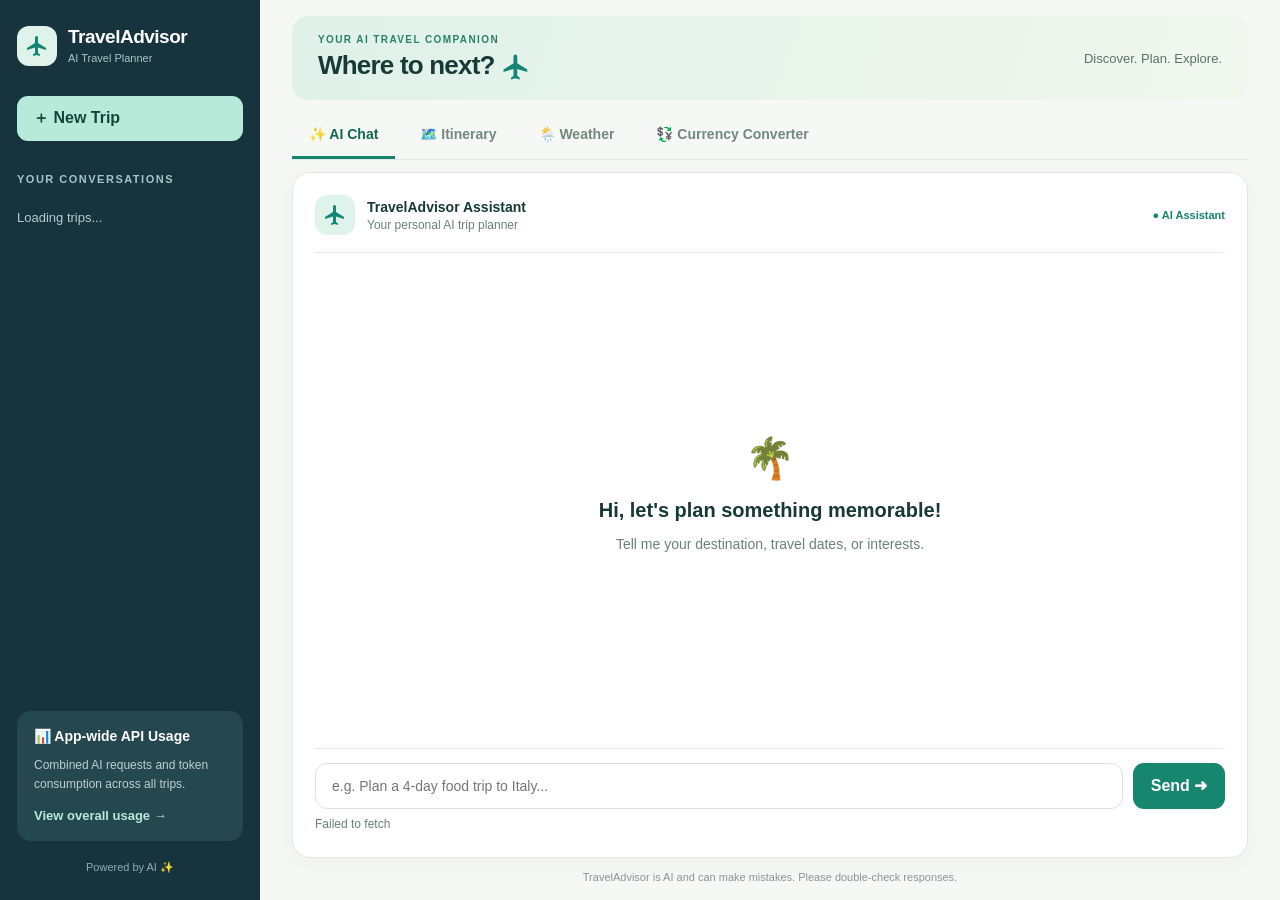
<file: frontend/index.html>
<!doctype html>
<html lang="en">

<head>
  <meta charset="UTF-8" />
  <meta name="viewport" content="width=device-width, initial-scale=1.0" />
  <title>TravelAdvisor AI</title>
  <meta name="description" content="Your AI-powered travel planning assistant." />
  <link rel="icon" type="image/svg+xml" href="assets/travel-plane.svg" />
  <link rel="stylesheet" href="style.css" />
  <script src="script.js" defer></script>
</head>

<body>
  <div class="layout">
    <aside class="sidebar">
      <div class="brand">
        <span class="brand-icon">
          <img src="assets/travel-plane.svg" alt="" class="plane-icon" />
        </span>
        <div>
          <h2>TravelAdvisor</h2>
          <span>AI Travel Planner</span>
        </div>
      </div>
      <button id="newTrip" class="new-trip-button" type="button">
        <span>＋</span> New Trip
      </button>
      <div class="sidebar-heading">YOUR CONVERSATIONS</div>
      <div id="conversations" class="conversation-list">
        <p class="sidebar-empty">Loading trips...</p>
      </div>
      <div class="sidebar-bottom">
        <div class="sidebar-usage">
          <div class="sidebar-usage-title">📊 App-wide API Usage</div>
          <p>Combined AI requests and token consumption across all trips.</p>
          <button id="sidebarUsageButton" type="button">
            View overall usage →
          </button>
        </div>
        <div class="sidebar-footer">Powered by AI ✨</div>
      </div>
    </aside>
    <main class="main">
      <header class="hero">
        <div class="hero-content">
          <div class="eyebrow">YOUR AI TRAVEL COMPANION</div>
          <h1>Where to next?   <img src="assets/travel-plane.svg" alt="" class="hero-plane" /></h1>
        </div>
        <p>Discover. Plan. Explore.</p>
      </header>
      <nav class="tabs" aria-label="Trip views">
        <button id="chatTab" class="tab active" type="button">
          ✨ AI Chat
        </button>

        <button id="itineraryTab" class="tab" type="button">
          🗺️ Itinerary
          <span id="itineraryBadge" class="ready-badge" hidden>Ready</span>
        </button>

        <button id="weatherTab" class="tab" type="button">
          🌦️ Weather
        </button>

        <button id="currencyTab" class="tab" type="button">
          💱 Currency Converter
        </button>
      </nav>
      <section id="chatView" class="chat-view">
        <div class="chat-heading">
          <div class="assistant-avatar">
            <img src="assets/travel-plane.svg" alt="" class="plane-icon" />
          </div>
          <div>
            <strong>TravelAdvisor Assistant</strong><span>Your personal AI trip planner</span>
          </div>
          <span class="assistant-status">● AI Assistant</span>
        </div>
        <div id="messages" class="messages" aria-live="polite">
          <div class="empty-chat">
            <div class="empty-icon">🌴</div>
            <h2>Hi, let's plan something memorable!</h2>
            <p>Tell me your destination, travel dates, or interests.</p>
          </div>
        </div>
        <form id="chatForm" class="chat-form">
          <input id="messageInput" type="text" placeholder="e.g. Plan a 4-day food trip to Italy..." maxlength="2000"
            aria-label="Your travel message" required />
          <button id="sendButton" type="submit">Send ➜</button>
        </form>
        <p id="status" class="status" role="status"></p>
      </section>
      <section id="itinerarySection" class="content-panel" hidden>
        <div class="panel-heading">
          <div>
            <div class="eyebrow">YOUR JOURNEY, DAY BY DAY</div>
            <h2>Your Itinerary</h2>
            <p>A personalized plan for your next adventure.</p>
          </div>
          <button id="backToChat" class="secondary-button" type="button">
            ← Back to Chat
          </button>
        </div>
        <div id="itinerary"></div>
        <div class="itinerary-actions">
          <button id="downloadMarkdown" class="primary-button" type="button">
            <span>↓</span> Download Markdown
          </button>
        </div>
      </section>

      <!-- weather section-->
      <section id="weatherSection" class="content-panel" hidden>
        <div class="panel-heading">
          <div>
            <div class="eyebrow">WEATHER FOR YOUR DESTINATION</div>
            <h2>🌦️ Weather Forecast</h2>
            <p>Check the forecast before you travel.</p>
          </div>
        </div>

        <form id="weatherForm" class="tool-form">
          <label for="weatherCity">Destination city</label>
          <input id="weatherCity" type="text" placeholder="e.g. Berlin" maxlength="100" required />

          <label for="weatherStartDate">Forecast start date</label>
          <input id="weatherStartDate" type="date" required />

          <label for="weatherDays">Number of days</label>
          <input id="weatherDays" type="number" min="1" max="16" value="3" required />

          <button class="primary-button" type="submit">
            Get Weather Forecast
          </button>
        </form>
        <p id="weatherStatus" role="status"></p>
        <div id="weatherResults"></div>
      </section>

      <section id="currencySection" class="content-panel" hidden>
        <div class="panel-heading">
          <div>
            <div class="eyebrow">TRAVEL MONEY</div>
            <h2>💱 Currency Converter</h2>
            <p>Convert currencies for your travel budget.</p>
          </div>
        </div>

        <form id="currencyForm" class="tool-form">
          <label for="currencyAmount">Amount</label>
          <input id="currencyAmount" type="number" min="0.01" step="any" value="100" required />

          <label for="fromCurrency">From currency</label>
          <select id="fromCurrency">
            <option value="EUR">EUR — Euro</option>
            <option value="USD">USD — US Dollar</option>
            <option value="GBP">GBP — British Pound</option>
            <option value="CHF">CHF — Swiss Franc</option>
            <option value="JPY">JPY — Japanese Yen</option>
            <option value="INR">INR — Indian Rupee</option>
            <option value="CAD">CAD — Canadian Dollar</option>
            <option value="AUD">AUD — Australian Dollar</option>
            <option value="CNY">CNY — Chinese Yuan</option>
            <option value="SGD">SGD — Singapore Dollar</option>
          </select>

          <label for="toCurrency">To currency</label>
          <select id="toCurrency">
            <option value="USD">USD — US Dollar</option>
            <option value="EUR">EUR — Euro</option>
            <option value="GBP">GBP — British Pound</option>
            <option value="CHF">CHF — Swiss Franc</option>
            <option value="JPY">JPY — Japanese Yen</option>
            <option value="INR">INR — Indian Rupee</option>
            <option value="CAD">CAD — Canadian Dollar</option>
            <option value="AUD">AUD — Australian Dollar</option>
            <option value="CNY">CNY — Chinese Yuan</option>
            <option value="SGD">SGD — Singapore Dollar</option>
          </select>

          <button class="primary-button" type="submit">
            Convert Currency
          </button>
        </form>

        <p id="currencyStatus" role="status"></p>
        <div id="currencyResults"></div>
      </section>


      <!-- useage section-->
      <section id="usageSection" class="content-panel" hidden>
        <div class="panel-heading">
          <div>
            <div class="eyebrow">APPLICATION STATISTICS · ALL TRIPS</div>
            <h2>App-wide API Usage</h2>
            <p>
              Combined OpenAI API usage across all TravelAdvisor
              conversations, not just the selected trip.
            </p>
          </div>
          <button id="refreshUsage" class="secondary-button" type="button">
            ↻ Refresh
          </button>
        </div>
        <div class="usage-grid">
          <div class="metric-card">
            <div class="metric-icon">↗</div>
            <div class="metric-label">Total API Requests</div>
            <div id="totalRequests" class="metric-value">—</div>
            <div class="metric-caption">Recorded AI calls</div>
          </div>
          <div class="metric-card">
            <div class="metric-icon">◈</div>
            <div class="metric-label">Total Tokens</div>
            <div id="totalTokens" class="metric-value">—</div>
            <div class="metric-caption">Input + output tokens</div>
          </div>
          <div class="metric-card">
            <div class="metric-icon">$</div>
            <div class="metric-label">Estimated API Cost</div>
            <div id="totalCost" class="metric-value">—</div>
            <div class="metric-caption">Estimated USD</div>
          </div>
        </div>
        <div class="usage-info">
          <h3>About these statistics</h3>
          <p id="usageNote">Loading usage information...</p>
          <p>
            Costs are estimates based on the model pricing configured in the
            application.
          </p>
        </div>
      </section>
      <div id="toast" class="toast" role="status" hidden></div>
      <footer class="app-footer">
        TravelAdvisor is AI and can make mistakes. Please double-check
        responses.
      </footer>
    </main>
  </div>
</body>

</html>
</file>
<file: frontend/style.css>
:root {
  --ink: #173a37;
  --muted: #6a807c;
  --accent: #16866e;
  --accent-dark: #106953;
  --background: #f6f8f5;
  --border: #e1e9e4;
  --sidebar: #17343e;
}
* {
  box-sizing: border-box;
}
body {
  margin: 0;
  background: var(--background);
  color: var(--ink);
  font-family: Inter, "Segoe UI", Arial, sans-serif;
}
button {
  font: inherit;
  cursor: pointer;
  border: 0;
  border-radius: 11px;
  padding: 12px 16px;
  font-weight: 600;
  transition: background 0.15s ease;
}
button:disabled {
  opacity: 0.6;
  cursor: wait;
}
button:focus-visible,
input:focus-visible {
  outline: 3px solid #6ec7b2;
  outline-offset: 2px;
}
[hidden] {
  display: none !important;
}
/* Layout */
.layout {
  display: flex;
  height: 100dvh;
  min-height: 0;
  overflow: hidden;
}
/* Sidebar */
.sidebar {
  width: 260px;
  flex-shrink: 0;
  display: flex;
  flex-direction: column;
  min-height: 0;
  overflow: hidden;
  background: var(--sidebar);
  color: white;
  padding: 26px 17px;
}
.brand {
  display: flex;
  align-items: center;
  gap: 11px;
  margin-bottom: 30px;
}
.brand-icon {
  font-size: 30px;
}
.brand h2 {
  font-size: 19px;
  margin: 0;
  letter-spacing: -0.5px;
}
.brand span:last-child {
  font-size: 11px;
  color: #a9c4c6;
}
.new-trip-button {
  width: 100%;
  background: #b8ead9;
  color: #164538;
  text-align: left;
}
.new-trip-button:hover {
  background: #d1f4e8;
}
.sidebar-heading {
  margin-top: 32px;
  margin-bottom: 12px;
  font-size: 11px;
  letter-spacing: 1.5px;
  color: #a9c4c6;
  font-weight: 700;
}
.conversation-list {
  flex: 1;
  min-height: 0;
  overflow-y: auto;
}
.trip-button {
  display: block;
  width: 100%;
  text-align: left;
  margin: 6px 0;
  padding: 13px;
  background: transparent;
  color: #e2eeee;
  font-size: 13px;
  overflow-wrap: anywhere;
}
.trip-button:hover,
.trip-button.active {
  background: #2c535a;
}
.sidebar-empty {
  color: #b7c9cb;
  font-size: 13px;
}
.sidebar-bottom {
  margin-top: 20px;
}
.sidebar-usage {
  padding: 17px;
  background: #254750;
  border-radius: 14px;
}
.sidebar-usage-title {
  font-size: 14px;
  font-weight: 700;
}
.sidebar-usage p {
  color: #bcd0cf;
  font-size: 12px;
  line-height: 1.6;
}
.sidebar-usage button {
  padding: 0;
  background: transparent;
  color: #b8ead9;
  font-size: 13px;
}
.sidebar-footer {
  margin-top: 20px;
  text-align: center;
  color: #8faeb0;
  font-size: 11px;
}
/* Main content */
.main {
  width: 100%;
  min-width: 0;
  max-width: 1150px;
  margin: 0 auto;
  padding: 16px 32px 10px;
  display: flex;
  flex-direction: column;
  height: 100%;
  min-height: 0;
  overflow: hidden;
}
/* Hero */
.hero {
  display: flex;
  align-items: center;
  justify-content: space-between;
  gap: 20px;
  background: linear-gradient(110deg, #dff1e9, #f1f7ed);
  border-radius: 16px;
  padding: 18px 26px;
  margin-bottom: 12px;
  flex-shrink: 0;
}
.hero-content {
  display: flex;
  flex-direction: column;
  gap: 5px;
}
.hero .eyebrow {
  font-size: 10px;
  letter-spacing: 1.4px;
  font-weight: 700;
  color: #29816b;
}
.hero h1 {
  margin: 0;
  font-size: 26px;
  font-weight: 750;
  letter-spacing: -0.8px;
  line-height: 1.2;
}
.hero h1 span {
  font-size: 22px;
}
.hero p {
  margin: 0;
  color: #56736b;
  font-size: 13px;
  font-weight: 500;
  white-space: nowrap;
}
@media (max-width: 750px) {
  .hero {
    padding: 16px 18px;
    gap: 8px;
  }
  .hero h1 {
    font-size: 22px;
  }
  .hero p {
    display: none;
  }
}
/* Tabs */
.tabs {
  display: flex;
  gap: 8px;
  margin-bottom: 12px;
  flex-shrink: 0;
  border-bottom: 1px solid var(--border);
}
.tab {
  background: transparent;
  border-radius: 0;
  color: #748781;
  padding: 14px 17px;
  border-bottom: 3px solid transparent;
  font-size: 14px;
}
.tab:hover {
  color: var(--accent-dark);
}
.tab.active {
  color: var(--accent-dark);
  border-bottom-color: var(--accent);
}
.ready-badge {
  margin-left: 6px;
  padding: 4px 8px;
  border-radius: 20px;
  background: #d4f5e4;
  color: #176d4e;
  font-size: 11px;
}
/* Chat */
.chat-view,
.content-panel {
  background: white;
  border: 1px solid var(--border);
  border-radius: 18px;
  padding: 22px;
  box-shadow: 0 5px 24px rgba(22, 61, 50, 0.04);
}
.chat-heading {
  display: flex;
  align-items: center;
  gap: 12px;
  padding-bottom: 17px;
  border-bottom: 1px solid var(--border);
}
.assistant-avatar {
  width: 39px;
  height: 39px;
  display: flex;
  align-items: center;
  justify-content: center;
  background: #dff3e8;
  color: #19795e;
  border-radius: 12px;
  font-size: 21px;
}
.chat-heading strong {
  display: block;
  font-size: 14px;
}
.chat-heading span:not(.assistant-status) {
  display: block;
  margin-top: 3px;
  color: var(--muted);
  font-size: 12px;
}
.assistant-status {
  margin-left: auto;
  color: #16866e;
  font-size: 11px;
  font-weight: 600;
}
.messages {
  height: auto;
  flex: 1;
  min-height: 0;
  overflow-y: auto;
  display: flex;
  flex-direction: column;
  gap: 14px;
  padding: 20px 8px;
}
.empty-chat {
  margin: auto;
  text-align: center;
  color: var(--muted);
}
.empty-icon {
  font-size: 40px;
}
.empty-chat h2 {
  color: var(--ink);
  font-size: 20px;
  margin-bottom: 8px;
}
.empty-chat p {
  font-size: 14px;
}
.message {
  max-width: 83%;
  padding: 14px 17px;
  border-radius: 16px;
  line-height: 1.6;
  white-space: pre-wrap;
  overflow-wrap: anywhere;
  font-size: 14px;
}
.message.user {
  align-self: flex-end;
  background: #daf0e6;
  border-bottom-right-radius: 4px;
}
.message.assistant {
  align-self: flex-start;
  background: #f0f4f3;
  border-bottom-left-radius: 4px;
}
.chat-form {
  display: flex;
  gap: 10px;
  padding-top: 14px;
  border-top: 1px solid var(--border);
}
.chat-form input {
  flex: 1;
  min-width: 0;
  padding: 14px 16px;
  border: 1px solid #d7e4dd;
  border-radius: 12px;
  font: inherit;
  font-size: 14px;
}
.chat-form button,
.primary-button {
  background: var(--accent);
  color: white;
}
.chat-form button:hover,
.primary-button:hover {
  background: var(--accent-dark);
}
.status {
  margin: 8px 0 0;
  min-height: 18px;
  color: var(--muted);
  font-size: 12px;
}
/* Shared panel headings */
.panel-heading {
  display: flex;
  align-items: center;
  justify-content: space-between;
  gap: 16px;
  margin-bottom: 24px;
}
.panel-heading h2 {
  margin: 8px 0 5px;
  font-size: 25px;
}
.panel-heading p {
  margin: 0;
  color: var(--muted);
  font-size: 13px;
}
.secondary-button {
  background: #eaf4ef;
  color: var(--accent-dark);
}
.secondary-button:hover {
  background: #d8ede2;
}
/* Itinerary */
.day {
  margin-top: 20px;
  padding: 20px;
  border: 1px solid var(--border);
  border-radius: 14px;
  background: #fcfefd;
}
.day h3 {
  margin-top: 0;
  color: var(--ink);
}
.activity {
  margin: 15px 0;
  padding: 5px 0 5px 15px;
  border-left: 3px solid #80cdb5;
}
.activity strong {
  font-size: 14px;
}
.activity p {
  margin: 7px 0;
  color: #60736d;
  font-size: 14px;
  line-height: 1.6;
}
.activity small {
  color: #16866e;
}
.itinerary-summary {
  color: #60736d;
  line-height: 1.7;
}
.itinerary-tips {
  padding: 20px;
  background: #f0f8f4;
  border-radius: 14px;
  margin-top: 22px;
}
.itinerary-tips li {
  margin: 8px 0;
  line-height: 1.6;
}
.budget-card {
  margin-top: 22px;
  padding: 22px;
  background: #e6f3eb;
  border-radius: 14px;
}
.budget-card h3 {
  margin: 0 0 10px;
}
.budget-value {
  font-size: 27px;
  font-weight: 750;
  color: #14694e;
}
.budget-card p {
  color: #60736d;
  font-size: 13px;
}
.itinerary-actions {
  margin-top: 25px;
  display: flex;
  justify-content: flex-end;
}
/* API usage */
.usage-grid {
  display: grid;
  grid-template-columns: repeat(3, minmax(0, 1fr));
  gap: 17px;
}
.metric-card {
  padding: 23px;
  background: #f7faf8;
  border: 1px solid var(--border);
  border-radius: 15px;
}
.metric-icon {
  width: 39px;
  height: 39px;
  display: flex;
  align-items: center;
  justify-content: center;
  background: #dff3e8;
  color: var(--accent);
  border-radius: 11px;
  font-size: 20px;
  margin-bottom: 20px;
}
.metric-label {
  color: #647c75;
  font-size: 13px;
}
.metric-value {
  margin-top: 9px;
  color: var(--ink);
  font-size: clamp(20px, 2.5vw, 30px);
  font-weight: 750;
  overflow-wrap: anywhere;
}
.metric-caption {
  margin-top: 8px;
  color: #8a9b94;
  font-size: 12px;
}
.usage-info {
  margin-top: 24px;
  padding: 20px 24px;
  background: #edf6f1;
  border-radius: 14px;
}
.usage-info h3 {
  margin-top: 0;
  font-size: 15px;
}
.usage-info p {
  color: #5e756c;
  line-height: 1.7;
  font-size: 13px;
}
/* Notifications */
.toast {
  position: fixed;
  right: 24px;
  bottom: 24px;
  max-width: 350px;
  background: #174c40;
  color: white;
  padding: 15px 20px;
  border-radius: 13px;
  box-shadow: 0 10px 30px #0002;
  z-index: 10;
}
/* Responsive */
@media (max-width: 900px) {
  .usage-grid {
    grid-template-columns: 1fr;
  }
  .main {
    padding: 24px;
  }
}
@media (max-width: 750px) {
  .layout {
    flex-direction: column;
  }
  .sidebar {
    width: 100%;
    padding: 18px;
  }
  .sidebar-bottom {
    display: none;
  }
  .main {
    padding: 16px;
  }
  .hero {
    padding: 24px;
  }
  .chat-view,
  .content-panel {
    padding: 15px;
  }
  .messages {
    height: 45vh;
  }
  .panel-heading {
    align-items: flex-start;
    flex-direction: column;
  }
  .tabs {
    gap: 0;
  }
  .tab {
    padding: 12px 10px;
    font-size: 12px;
  }
  .assistant-status {
    display: none;
  }
  .itinerary-actions {
    justify-content: stretch;
  }
  .itinerary-actions button {
    width: 100%;
  }
}
/* AI Disclaimer Footer */
.app-footer {
  margin-top: 6px;
  padding: 5px 0;
  flex-shrink: 0;
  text-align: center;
  font-size: 11px;
  color: #879792;
  line-height: 1.5;
}

/* Viewport-fitted desktop application */
@media (min-width: 751px) {
  html, body { height: 100%; overflow: hidden; }
  .chat-view {
    flex: 1;
    min-height: 0;
    display: flex;
    flex-direction: column;
    overflow: hidden;
  }
  .chat-heading { flex-shrink: 0; }
  .messages {
    flex: 1;
    height: auto;
    min-height: 0;
    overflow-y: auto;
    overscroll-behavior: contain;
  }
  .chat-form { flex-shrink: 0; }
  .chat-form button { flex-shrink: 0; white-space: nowrap; min-width: 92px; }
  .status { flex-shrink: 0; }
  .content-panel { flex: 1; min-height: 0; overflow-y: auto; }
  .hero, .tabs { flex-shrink: 0; }
  .app-footer { flex-shrink: 0; }
}
/* Compact laptop viewport */
@media (min-width: 751px) and (max-height: 720px) {
  .main { padding-top: 10px; }
  .hero { padding: 12px 22px; margin-bottom: 8px; }
  .tabs { margin-bottom: 8px; }
  .tab { padding: 10px 15px; }
  .chat-view { padding: 14px 18px; }
  .chat-heading { padding-bottom: 10px; }
  .messages { padding: 10px 8px; }
  .chat-form { padding-top: 10px; }
  .sidebar { padding-top: 16px; padding-bottom: 16px; }
  .brand { margin-bottom: 18px; }
}
/* Small screens use document scrolling rather than a fixed-height app */
@media (max-width: 750px) {
  html, body { height: auto; overflow: auto; }
  .layout { height: auto; min-height: 100dvh; overflow: visible; }
  .sidebar { height: auto; overflow: visible; }
  .conversation-list { flex: none; max-height: 180px; overflow-y: auto; }
  .sidebar-bottom { display: block; margin-top: 10px; }
  .sidebar-usage { padding: 12px; }
  .sidebar-usage p { margin: 5px 0; }
  .sidebar-footer { display: none; }
  .main { height: auto; min-height: 0; overflow: visible; display: block; }
  .messages { height: 42dvh; min-height: 230px; flex: none; }
  .chat-form button { flex-shrink: 0; white-space: nowrap; }
  .app-footer { margin-top: 14px; }
} 

/* Weather and Currency Converter tools */
.tool-form {
  display: grid;
  grid-template-columns: repeat(2, minmax(0, 1fr));
  gap: 18px;
  margin: 22px 0;
  max-width: 750px;
}

.tool-form label {
  display: flex;
  flex-direction: column;
  gap: 8px;
  color: var(--ink);
  font-size: 13px;
  font-weight: 600;
}

.tool-form input,
.tool-form select {
  width: 100%;
  min-width: 0;
  padding: 12px 14px;
  border: 1px solid #d7e4dd;
  border-radius: 10px;
  background: white;
  color: var(--ink);
  font: inherit;
  font-size: 14px;
}

.tool-form input:focus-visible,
.tool-form select:focus-visible {
  outline: 3px solid #6ec7b2;
  outline-offset: 2px;
}

.tool-form button {
  align-self: end;
  justify-self: start;
}



/* Weather forecast table */
#weatherResults {
  width: 100%;
  margin-top: 20px;
}

#weatherResults .weather-table {
  width: 100%;
  border-collapse: collapse;
  table-layout: auto;
  font-size: 14px;
  line-height: 1.6;
}

#weatherResults .weather-table th,
#weatherResults .weather-table td {
  padding: 14px 16px;
  text-align: left;
  border-bottom: 1px solid #e1e9e4;
  vertical-align: middle;
}

#weatherResults .weather-table th {
  background: #eaf5ef;
  color: #245b49;
  font-weight: 700;
}

#weatherResults .weather-table td {
  color: #405a51;
}

#weatherResults .weather-table tbody tr:nth-child(even) {
  background: #f7faf8;
}

#weatherResults .weather-table tbody tr:hover {
  background: #eef8f2;
}

@media (max-width: 650px) {
  #weatherResults {
    overflow-x: auto;
  }

  #weatherResults .weather-table {
    min-width: 550px;
  }
}

#messages {
  padding: 20px;
}

.chat-row {
  display: flex;
  align-items: flex-start;
  gap: 10px;
  margin: 18px 0;
}

.chat-row.user {
  flex-direction: row-reverse;
}

.chat-avatar {
  display: flex;
  align-items: center;
  justify-content: center;
  flex: 0 0 38px;
  width: 38px;
  height: 38px;
  box-sizing: border-box;
  border: 2px solid white;
  border-radius: 50%;
  box-shadow: 0 2px 6px rgb(0 0 0 / 10%);
  font-size: 22px;
}

.chat-avatar.assistant {
  background: #dff3eb;
}

.chat-avatar.user {
  background: #e1ecff;
}

.chat-body {
  min-width: 0;
  max-width: 78%;
}

.chat-speaker {
  margin: 0 4px 5px;
  color: #526b64;
  font-size: 12px;
  font-weight: 600;
}

.chat-row.user .chat-speaker {
  text-align: right;
}

#messages .message {
  width: fit-content;
  max-width: 100%;
  box-sizing: border-box;
  margin: 0;
  padding: 13px 17px;
  line-height: 1.65;
  white-space: pre-wrap;
  overflow-wrap: anywhere;
}

#messages .message.assistant {
  background: #f2f5f4;
  color: #203b36;
  border: 1px solid #e2e9e6;
  border-radius: 4px 18px 18px 18px;
}

#messages .message.user {
  margin-left: auto;
  background: #128574;
  color: white;
  border-radius: 18px 4px 18px 18px;
}

.chat-typing-bubble {
  display: flex;
  align-items: center;
  gap: 6px;
  width: fit-content;
  min-height: 44px;
  padding: 0 17px;
  background: #f2f5f4;
  border: 1px solid #e2e9e6;
  border-radius: 4px 18px 18px 18px;
}

.chat-typing-bubble span {
  display: inline-block;
  color: #548276;
  font-size: 15px;
  animation: advisor-dot-bounce 1s ease-in-out infinite;
}

.chat-typing-bubble span:nth-child(2) {
  animation-delay: 0.15s;
}

.chat-typing-bubble span:nth-child(3) {
  animation-delay: 0.3s;
}

@keyframes advisor-dot-bounce {
  0%, 60%, 100% {
    transform: translateY(0);
    opacity: 0.35;
  }

  30% {
    transform: translateY(-6px);
    opacity: 1;
  }
}

@media (prefers-reduced-motion: reduce) {
  .chat-typing-bubble span {
    animation: none;
    opacity: 1;
  }
}

.brand-icon,
.assistant-avatar {
  display: inline-flex;
  align-items: center;
  justify-content: center;
  flex-shrink: 0;
  width: 40px;
  height: 40px;
  background: #dff3eb;
  border-radius: 12px;
}

.plane-icon {
  display: block;
  width: 24px;
  height: 24px;
}

.hero-plane {
  display: inline-block;
  width: 30px;
  height: 30px;
  vertical-align: middle;
}

.chat-avatar img {
  display: block;
  width: 22px;
  height: 22px;
}
</file>
